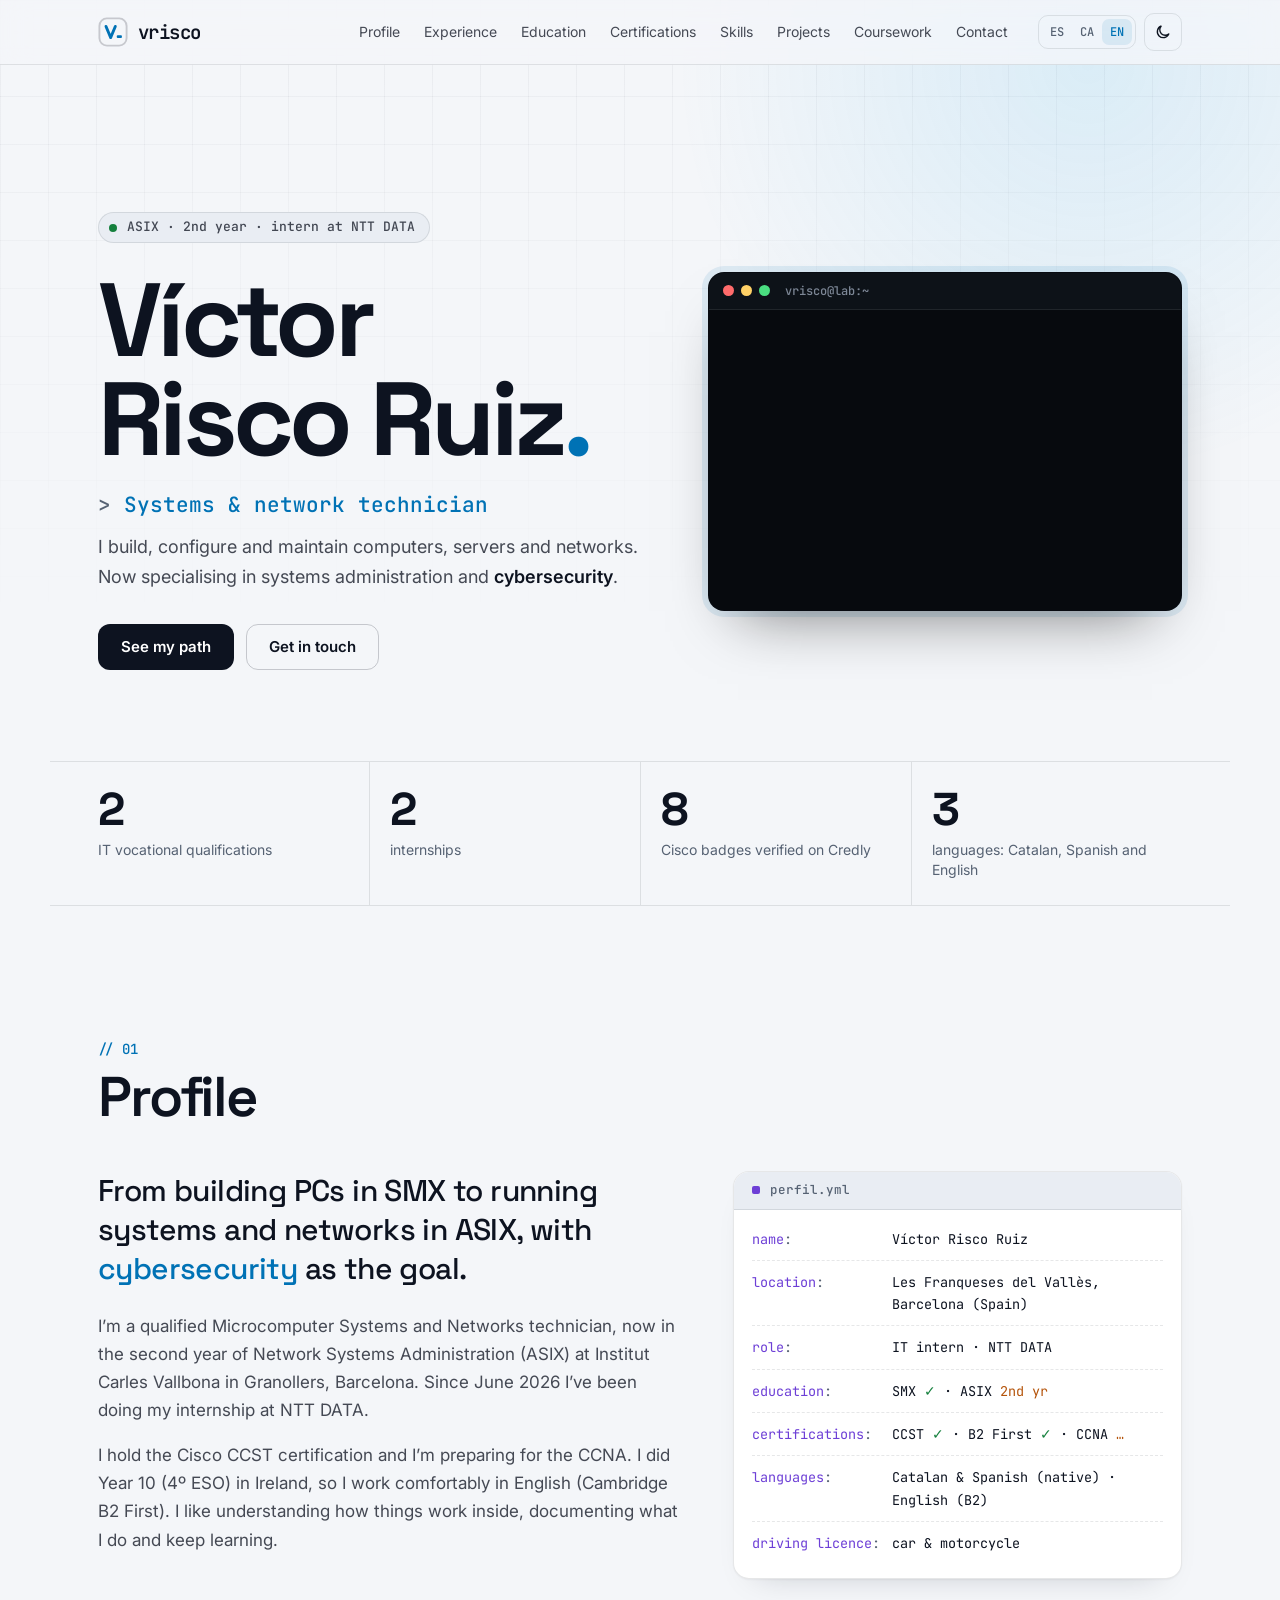
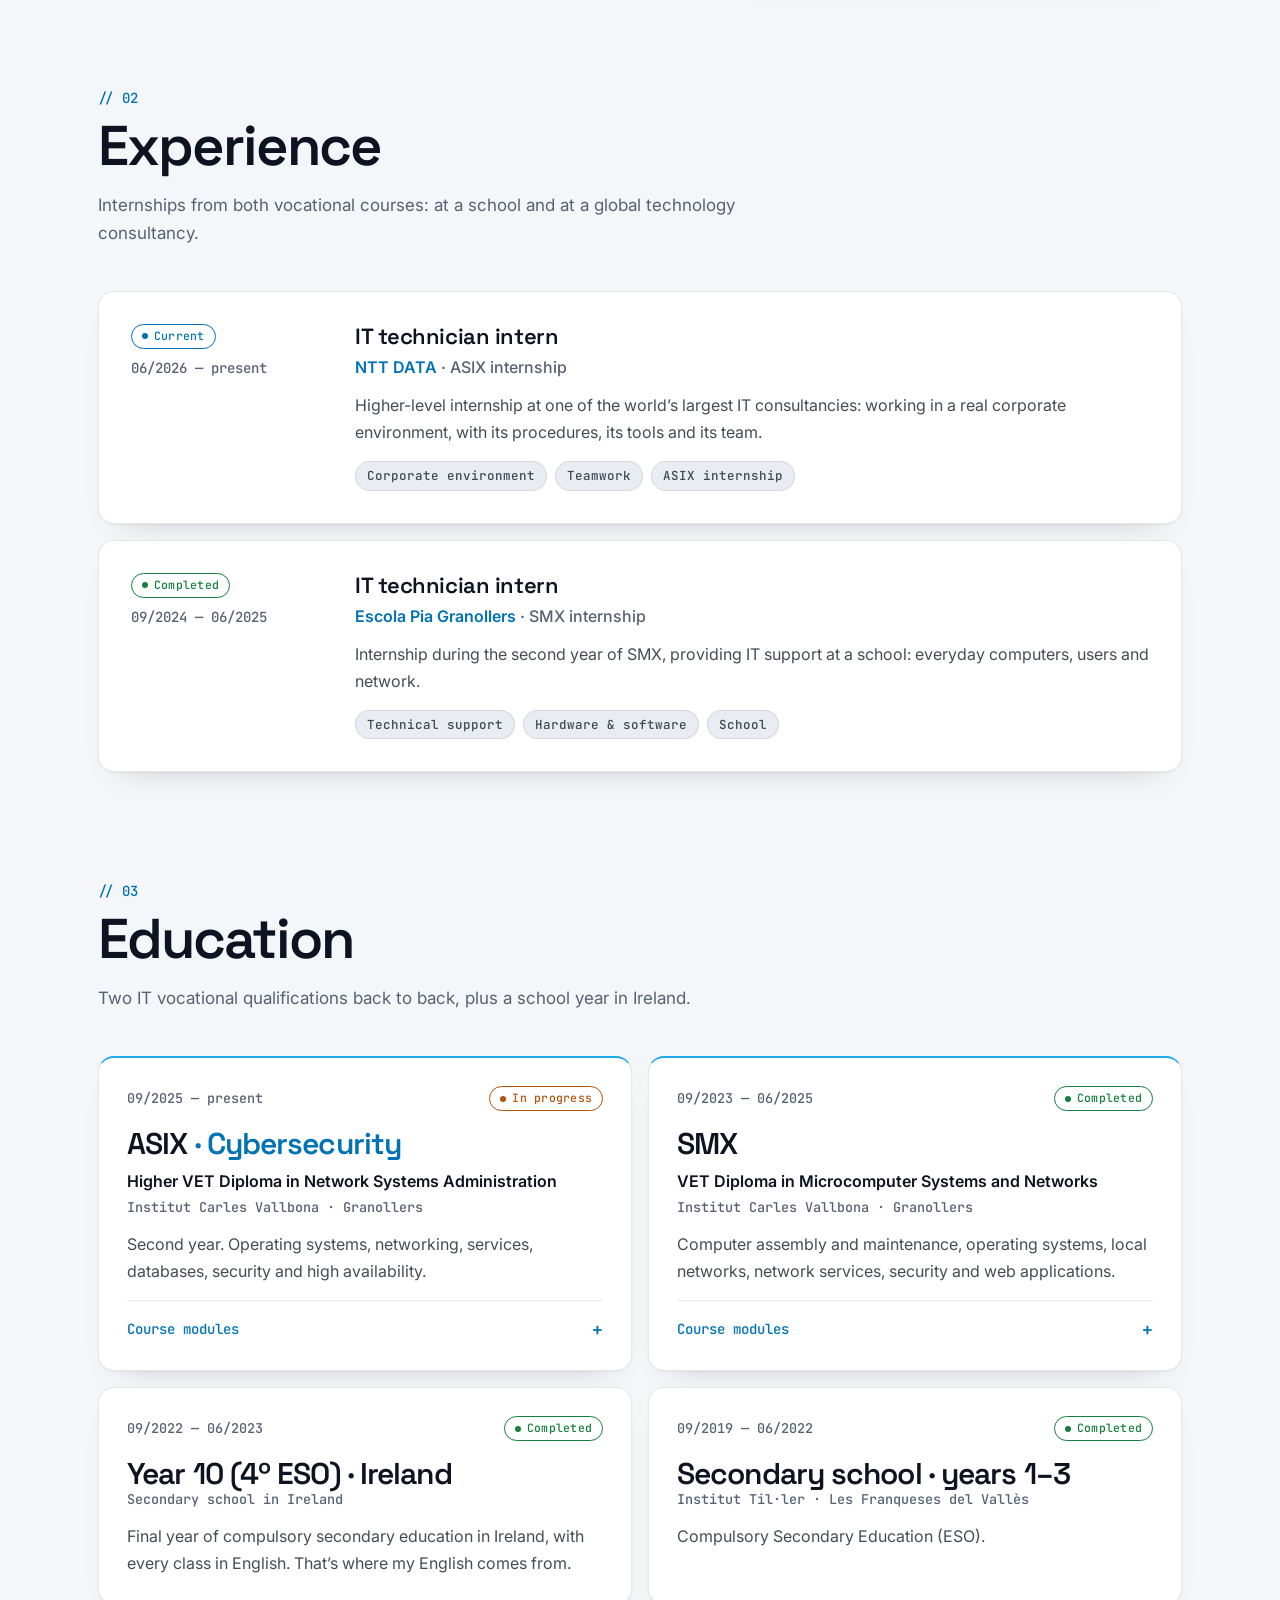
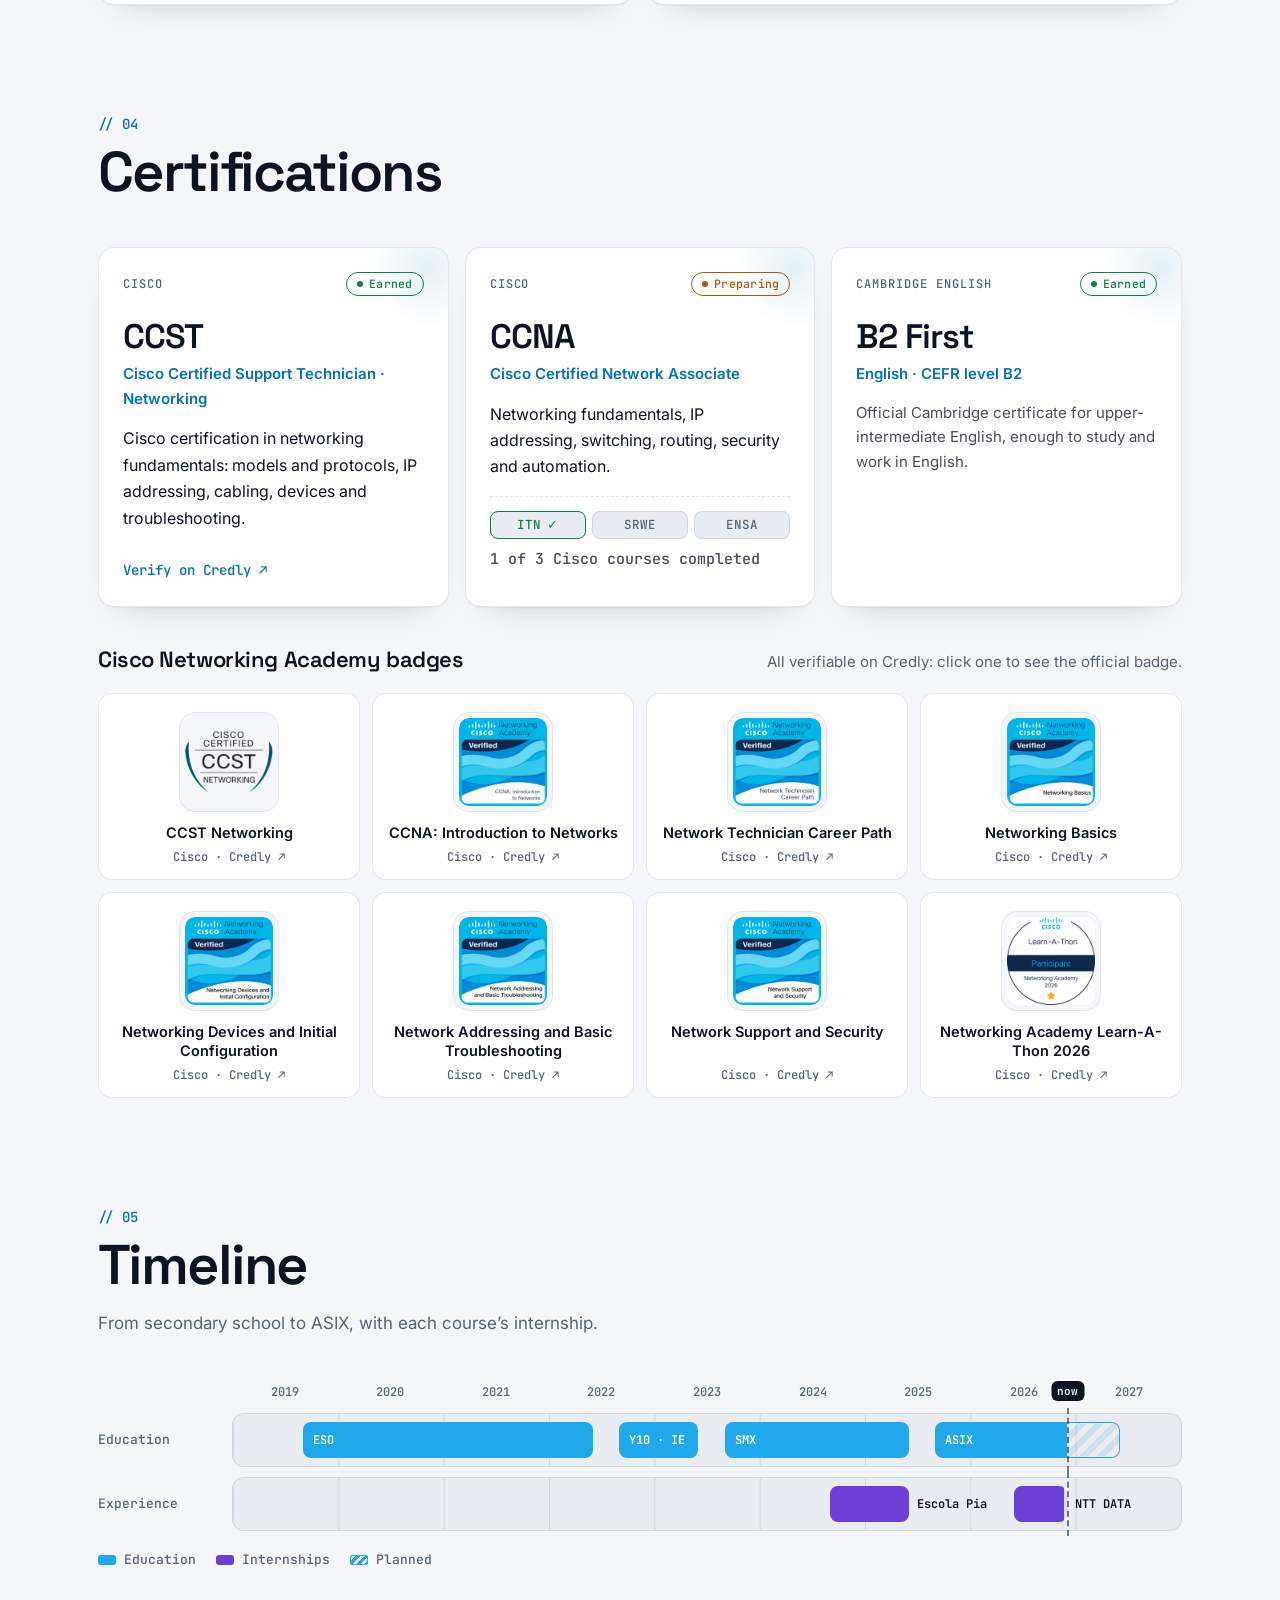
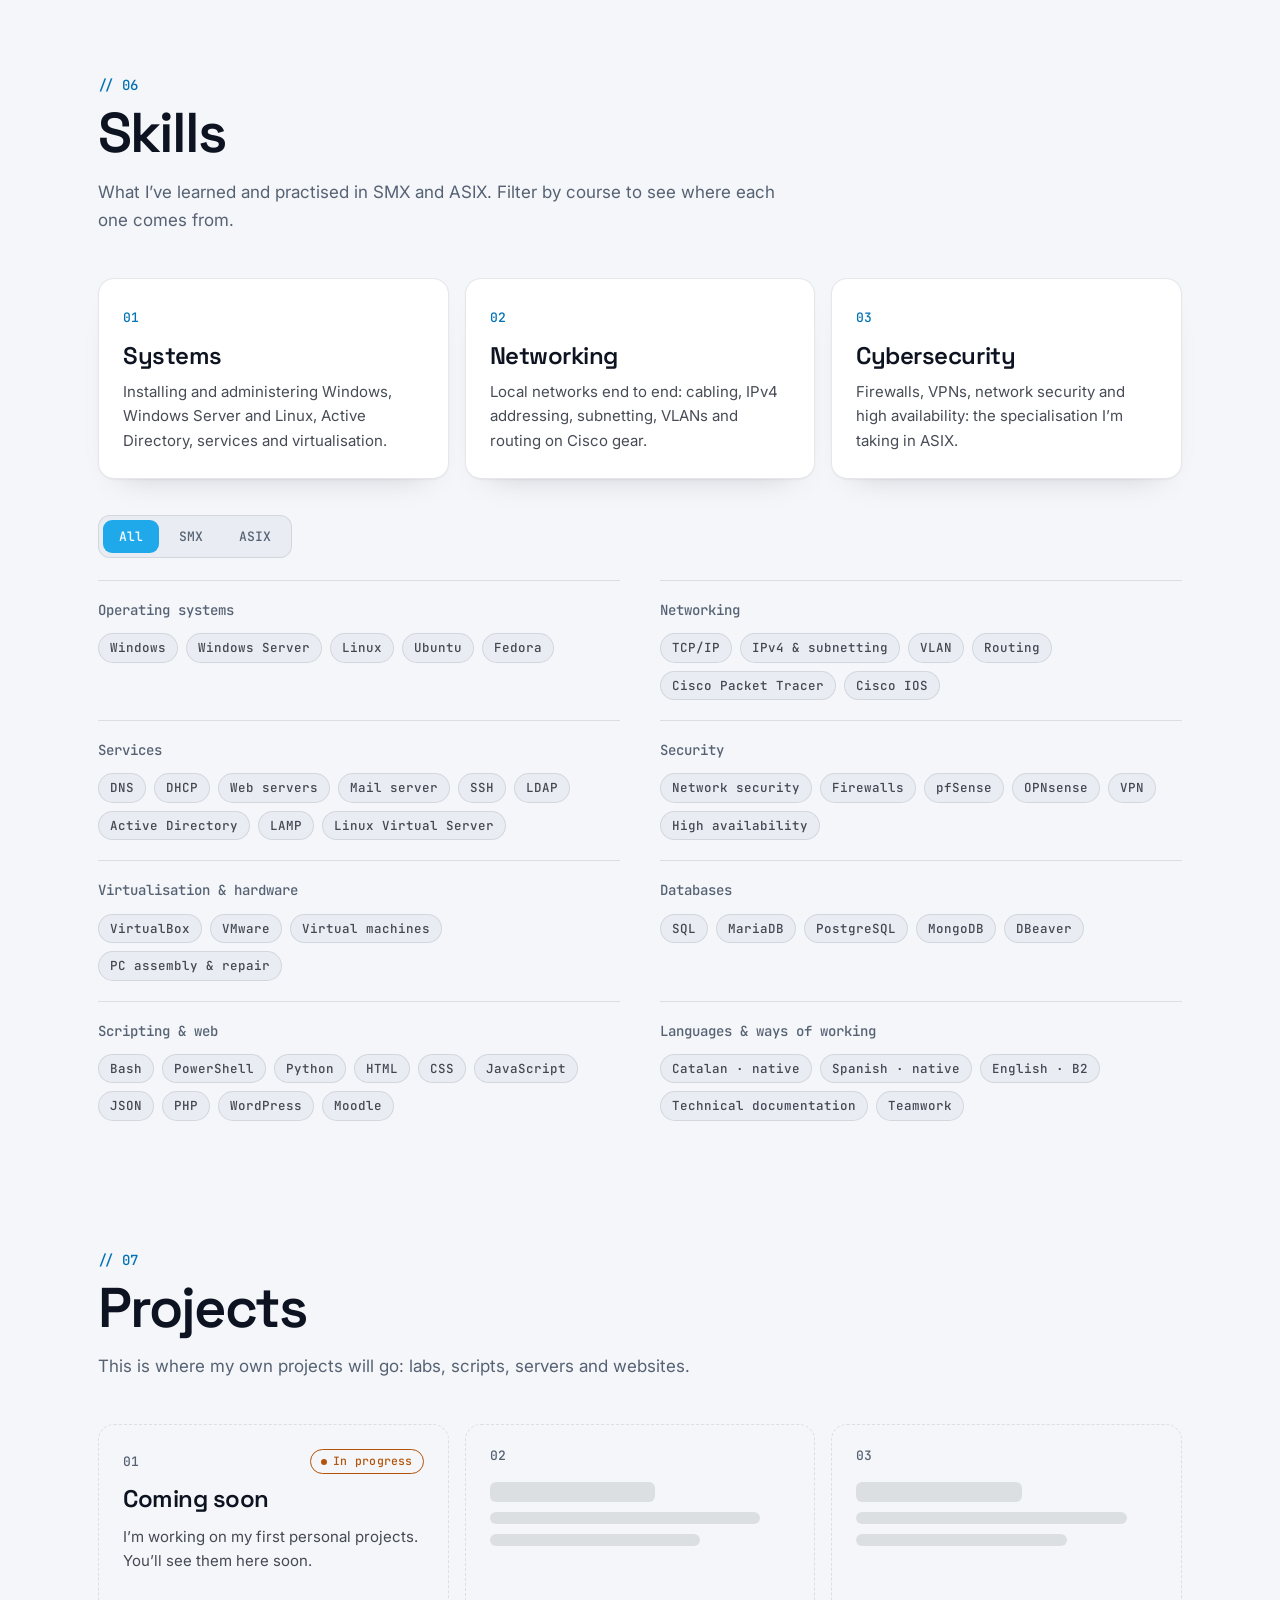
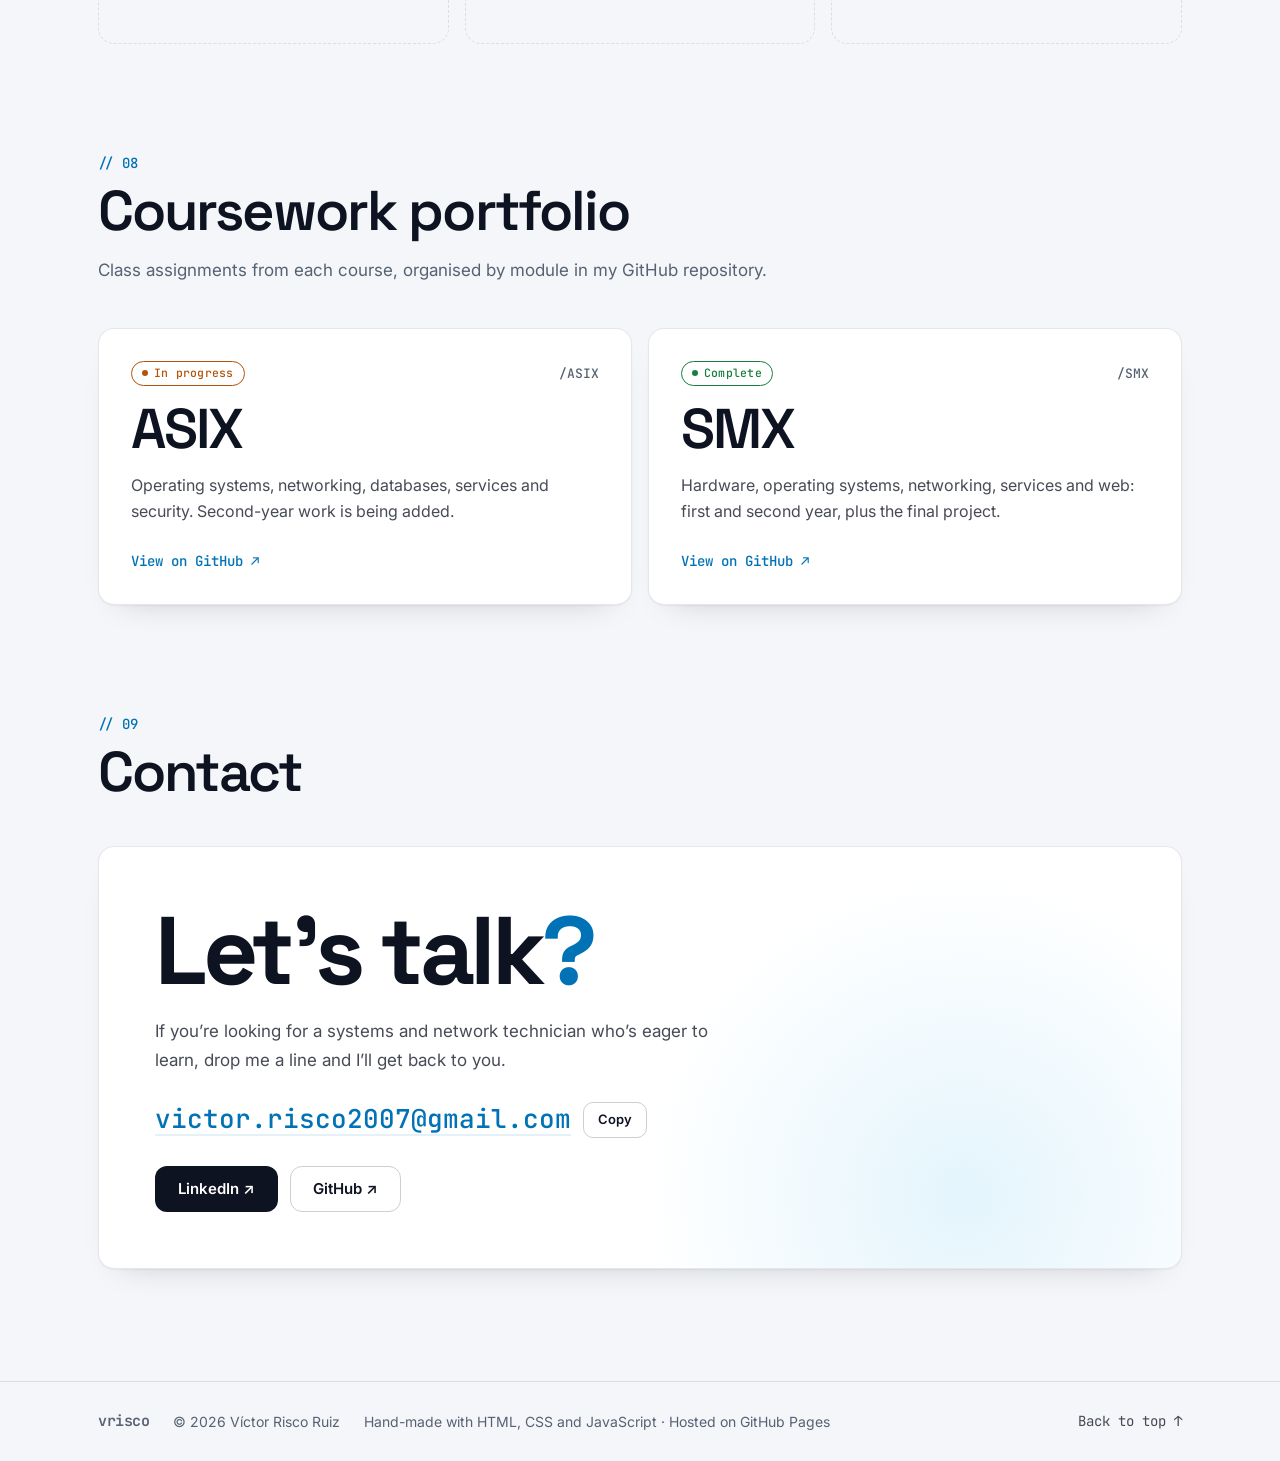
<file: index.html>
<!doctype html>
<html lang="es" data-theme="dark">
<head>
  <meta charset="utf-8">
  <meta name="viewport" content="width=device-width, initial-scale=1">
  <title>Víctor Risco Ruiz · Portfolio</title>
  <meta name="description" content="Portfolio de Víctor Risco Ruiz: técnico en Sistemas Microinformáticos y Redes (SMX), estudiante de ASIX y en prácticas en NTT DATA. Formación, experiencia, certificaciones Cisco y prácticas.">
  <meta name="author" content="Víctor Risco Ruiz">
  <meta name="theme-color" content="#0b0e13">
  <meta property="og:type" content="website">
  <meta property="og:title" content="Víctor Risco Ruiz · Portfolio">
  <meta property="og:description" content="Técnico en sistemas y redes · SMX · ASIX · Cisco CCST">
  <link rel="icon" href="assets/img/favicon.svg" type="image/svg+xml">
  <link rel="preconnect" href="https://fonts.googleapis.com">
  <link rel="preconnect" href="https://fonts.gstatic.com" crossorigin>
  <link rel="stylesheet" href="https://fonts.googleapis.com/css2?family=Inter:wght@400;500;600&family=JetBrains+Mono:wght@400;500&family=Space+Grotesk:wght@500;600;700&display=swap">
  <link rel="stylesheet" href="assets/css/styles.css?v=20261118a">
  <script>
    (function () {
      var d = document.documentElement, t = null;
      d.className += ' js';
      try { t = localStorage.getItem('vrisco-theme'); } catch (e) {}
      if (t !== 'light' && t !== 'dark') {
        t = window.matchMedia && matchMedia('(prefers-color-scheme: light)').matches ? 'light' : 'dark';
      }
      d.setAttribute('data-theme', t);
      /* intro «descifrado»: en cada carga */
      d.className += ' intro-on';
      setTimeout(function () { d.classList.remove('intro-on'); }, 6000);
    })();
  </script>
</head>
<body>
  <!-- ================= INTRO (descifrado) ================= -->
  <div class="splash" id="splash" aria-hidden="true" hidden>
    <div class="sp-half sp-t"></div>
    <div class="sp-half sp-b"></div>
    <div class="sp-c">
      <div class="sp-code" id="spCode"></div>
      <div class="sp-st" id="spSt">&gt; descifrando…</div>
    </div>
    <div class="sp-skip" id="spSkip">clic para saltar</div>
  </div>

  <a class="skip" href="#main" data-i18n="skip">Saltar al contenido</a>

  <!-- ================= BARRA SUPERIOR ================= -->
  <header class="bar" id="bar">
    <div class="bar-in wrap">
      <a class="brand" href="#inicio" aria-label="vrisco">
        <svg class="brand-mark" viewBox="0 0 32 32" aria-hidden="true">
          <rect class="bm-box" x="1.5" y="1.5" width="29" height="29" rx="8"/>
          <path class="bm-v" d="M8.5 10 13.5 22 18.5 10"/>
          <rect class="bm-cur" x="20" y="19.5" width="5.5" height="2.8" rx="1"/>
        </svg>
        <span>vrisco</span>
      </a>

      <nav class="nav" id="nav" aria-label="Principal">
        <a href="#perfil" data-i18n="nav.profile">Perfil</a>
        <a href="#experiencia" data-i18n="nav.exp">Experiencia</a>
        <a href="#formacion" data-i18n="nav.edu">Formación</a>
        <a href="#certificaciones" data-i18n="nav.certs">Certificaciones</a>
        <a href="#habilidades" data-i18n="nav.skills">Habilidades</a>
        <a href="#proyectos" data-i18n="nav.projects">Proyectos</a>
        <a href="#practicas" data-i18n="nav.labs">Prácticas</a>
        <a href="#contacto" data-i18n="nav.contact">Contacto</a>
      </nav>

      <div class="bar-tools">
        <div class="lang" role="group" aria-label="Idioma / Language">
          <button type="button" data-lang="es" lang="es">ES</button>
          <button type="button" data-lang="ca" lang="ca">CA</button>
          <button type="button" data-lang="en" lang="en">EN</button>
        </div>
        <button type="button" class="icon-btn" id="themeBtn" data-i18n-aria="a.theme" aria-label="Cambiar entre tema claro y oscuro">
          <svg class="i-sun" viewBox="0 0 24 24" aria-hidden="true"><circle cx="12" cy="12" r="4.2"/><path d="M12 2.5v2.2M12 19.3v2.2M4.6 4.6l1.6 1.6M17.8 17.8l1.6 1.6M2.5 12h2.2M19.3 12h2.2M4.6 19.4l1.6-1.6M17.8 6.2l1.6-1.6"/></svg>
          <svg class="i-moon" viewBox="0 0 24 24" aria-hidden="true"><path d="M20 14.2A8 8 0 1 1 9.8 4a6.4 6.4 0 0 0 10.2 10.2Z"/></svg>
        </button>
        <button type="button" class="icon-btn menu-btn" id="menuBtn" aria-expanded="false" aria-controls="nav" data-i18n-aria="a.menu" aria-label="Abrir menú">
          <svg viewBox="0 0 24 24" aria-hidden="true"><path d="M4 7h16M4 12h16M4 17h16"/></svg>
        </button>
      </div>
    </div>
    <div class="progress" id="progress" aria-hidden="true"></div>
  </header>

  <main id="main">
    <!-- ================= INICIO ================= -->
    <section class="hero wrap" id="inicio">
      <div class="hero-txt">
        <p class="status"><span class="pulse" aria-hidden="true"></span><span data-i18n="hero.status">ASIX · 2º curso · en prácticas en NTT DATA</span></p>
        <h1 class="hero-name">Víctor<br>Risco Ruiz<span class="dot">.</span></h1>
        <p class="hero-role" data-i18n="hero.role">Técnico en sistemas y redes</p>
        <p class="hero-lead" data-i18n="hero.lead">Monto, configuro y mantengo equipos, servidores y redes. Ahora me especializo en administración de sistemas y <strong>ciberseguridad</strong>.</p>
        <div class="hero-cta">
          <a class="btn btn-solid" href="#experiencia" data-i18n="hero.cta1">Ver trayectoria</a>
          <a class="btn btn-ghost" href="#contacto" data-i18n="hero.cta2">Contactar</a>
        </div>
      </div>

      <div class="term rv" role="img" data-i18n-aria="a.term" aria-label="Terminal con un resumen: SMX terminado, ASIX en curso, certificación CCST y CCNA en curso, prácticas en NTT DATA">
        <div class="term-bar" aria-hidden="true"><i></i><i></i><i></i><span>vrisco@lab:~</span></div>
        <pre class="term-body" id="term" aria-hidden="true"></pre>
      </div>
    </section>

    <section class="stats wrap rv" aria-label="Datos">
      <div class="stat"><b>2</b><span data-i18n="stats.cycles">ciclos formativos de informática</span></div>
      <div class="stat"><b>2</b><span data-i18n="stats.intern">centros de prácticas</span></div>
      <div class="stat"><b>8</b><span data-i18n="stats.certs">insignias de Cisco verificadas en Credly</span></div>
      <div class="stat"><b>3</b><span data-i18n="stats.langs">idiomas: catalán, castellano e inglés</span></div>
    </section>

    <!-- ================= 01 PERFIL ================= -->
    <section class="sec wrap" id="perfil">
      <header class="sec-head rv">
        <span class="sec-tag">// 01</span>
        <h2 data-i18n="nav.profile">Perfil</h2>
      </header>
      <div class="profile">
        <div class="profile-txt rv">
          <p class="big" data-i18n="profile.big">De montar equipos en SMX a administrar sistemas y redes en ASIX, con la <em>ciberseguridad</em> como objetivo.</p>
          <p data-i18n="profile.p1">Soy técnico en Sistemas Microinformáticos y Redes y estudio segundo de Administración de Sistemas Informáticos en Red en el Institut Carles Vallbona de Granollers. Desde junio de 2026 hago las prácticas en NTT DATA.</p>
          <p data-i18n="profile.p2">Tengo la certificación Cisco CCST y estoy preparando el CCNA. Hice 4º de ESO en Irlanda, así que trabajo en inglés con soltura (Cambridge B2 First). Me gusta entender cómo funcionan las cosas por dentro, documentar lo que hago y seguir aprendiendo.</p>
        </div>

        <aside class="card file rv" aria-label="Ficha rápida">
          <div class="file-bar"><span class="file-dot" aria-hidden="true"></span><span>perfil.yml</span></div>
          <dl class="kv">
            <div><dt data-i18n="kv.name">nombre</dt><dd>Víctor Risco Ruiz</dd></div>
            <div><dt data-i18n="kv.loc">ubicación</dt><dd data-i18n="kv.locv">Les Franqueses del Vallès, Barcelona</dd></div>
            <div><dt data-i18n="kv.role">rol</dt><dd data-i18n="kv.rolev">Técnico en prácticas · NTT DATA</dd></div>
            <div><dt data-i18n="kv.edu">formación</dt><dd>SMX <span class="ok">✓</span> · ASIX <span class="wip" data-i18n="kv.second">2º</span></dd></div>
            <div><dt data-i18n="kv.certs">certificaciones</dt><dd>CCST <span class="ok">✓</span> · B2 First <span class="ok">✓</span> · CCNA <span class="wip">…</span></dd></div>
            <div><dt data-i18n="kv.langs">idiomas</dt><dd data-i18n="kv.langsv">catalán y castellano (nativo) · inglés (B2)</dd></div>
            <div><dt data-i18n="kv.drive">carnet</dt><dd data-i18n="kv.drivev">coche y moto</dd></div>
          </dl>
        </aside>
      </div>
    </section>

    <!-- ================= 02 EXPERIENCIA ================= -->
    <section class="sec wrap" id="experiencia">
      <header class="sec-head rv">
        <span class="sec-tag">// 02</span>
        <h2 data-i18n="nav.exp">Experiencia</h2>
        <p class="sec-sub" data-i18n="exp.sub">Prácticas de los dos ciclos formativos: en un centro educativo y en una consultora tecnológica internacional.</p>
      </header>

      <ol class="xp">
        <li class="xp-item card rv">
          <div class="xp-when">
            <span class="badge badge-live" data-i18n="b.current">Actual</span>
            <time datetime="2026-06">06/2026 — <span data-i18n="now">hoy</span></time>
          </div>
          <div class="xp-main">
            <h3 data-i18n="exp.ntt.role">Técnico informático en prácticas</h3>
            <p class="xp-org">NTT DATA <span class="sep">·</span> <span data-i18n="exp.ntt.type">Prácticas de ASIX</span></p>
            <p data-i18n="exp.ntt.desc">Prácticas del Grado Superior en una de las mayores consultoras tecnológicas del mundo: trabajo en un entorno corporativo real, con sus procedimientos, sus herramientas y su equipo.</p>
            <ul class="tags">
              <li data-i18n="t.corp">Entorno corporativo</li>
              <li data-i18n="t.team">Trabajo en equipo</li>
              <li data-i18n="t.asixint">Prácticas ASIX</li>
            </ul>
          </div>
        </li>

        <li class="xp-item card rv">
          <div class="xp-when">
            <span class="badge badge-done" data-i18n="b.done">Finalizado</span>
            <time datetime="2024-09">09/2024 — 06/2025</time>
          </div>
          <div class="xp-main">
            <h3 data-i18n="exp.pia.role">Técnico informático en prácticas</h3>
            <p class="xp-org">Escola Pia Granollers <span class="sep">·</span> <span data-i18n="exp.pia.type">Prácticas de SMX</span></p>
            <p data-i18n="exp.pia.desc">Prácticas durante el segundo curso de SMX, dando soporte informático en un centro educativo: equipos, usuarios y red del día a día.</p>
            <ul class="tags">
              <li data-i18n="t.support">Soporte técnico</li>
              <li data-i18n="t.hw">Hardware y software</li>
              <li data-i18n="t.edu">Centro educativo</li>
            </ul>
          </div>
        </li>
      </ol>
    </section>

    <!-- ================= 03 FORMACIÓN ================= -->
    <section class="sec wrap" id="formacion">
      <header class="sec-head rv">
        <span class="sec-tag">// 03</span>
        <h2 data-i18n="nav.edu">Formación</h2>
        <p class="sec-sub" data-i18n="edu.sub">Dos ciclos de Formación Profesional de informática seguidos, y un año de instituto en Irlanda.</p>
      </header>

      <div class="edu">
        <article class="card edu-item edu-main rv">
          <div class="edu-top">
            <time datetime="2025-09">09/2025 — <span data-i18n="now">hoy</span></time>
            <span class="badge badge-wip" data-i18n="b.ongoing">En curso</span>
          </div>
          <h3>ASIX <span class="edu-spec" data-i18n="edu.asix.spec">· Ciberseguridad</span></h3>
          <p class="edu-full" data-i18n="edu.asix.full">Grado Superior en Administración de Sistemas Informáticos en Red</p>
          <p class="edu-where">Institut Carles Vallbona · Granollers</p>
          <p data-i18n="edu.asix.desc">Segundo curso. Sistemas operativos, redes, servicios, bases de datos, seguridad y alta disponibilidad.</p>
          <details class="mods">
            <summary data-i18n="edu.mods">Módulos del ciclo</summary>
            <ul class="mod-list" data-mods="asix"></ul>
          </details>
        </article>

        <article class="card edu-item edu-main rv">
          <div class="edu-top">
            <time datetime="2023-09">09/2023 — 06/2025</time>
            <span class="badge badge-done" data-i18n="b.done">Finalizado</span>
          </div>
          <h3>SMX</h3>
          <p class="edu-full" data-i18n="edu.smx.full">Grado Medio en Sistemas Microinformáticos y Redes</p>
          <p class="edu-where">Institut Carles Vallbona · Granollers</p>
          <p data-i18n="edu.smx.desc">Montaje y mantenimiento de equipos, sistemas operativos, redes locales, servicios de red, seguridad y aplicaciones web.</p>
          <details class="mods">
            <summary data-i18n="edu.mods">Módulos del ciclo</summary>
            <ul class="mod-list" data-mods="smx"></ul>
          </details>
        </article>

        <article class="card edu-item rv">
          <div class="edu-top">
            <time datetime="2022-09">09/2022 — 06/2023</time>
            <span class="badge badge-done" data-i18n="b.done">Finalizado</span>
          </div>
          <h3 data-i18n="edu.ie.title">4º de ESO · Irlanda</h3>
          <p class="edu-where" data-i18n="edu.ie.where">Instituto en Irlanda</p>
          <p data-i18n="edu.ie.desc">Último curso de la ESO en Irlanda, con todas las clases en inglés. De ahí viene mi nivel de inglés.</p>
        </article>

        <article class="card edu-item rv">
          <div class="edu-top">
            <time datetime="2019-09">09/2019 — 06/2022</time>
            <span class="badge badge-done" data-i18n="b.done">Finalizado</span>
          </div>
          <h3 data-i18n="edu.eso.title">ESO · 1º a 3º</h3>
          <p class="edu-where">Institut Til·ler · Les Franqueses del Vallès</p>
          <p data-i18n="edu.eso.desc">Educación Secundaria Obligatoria.</p>
        </article>
      </div>
    </section>

    <!-- ================= 04 CERTIFICACIONES ================= -->
    <section class="sec wrap" id="certificaciones">
      <header class="sec-head rv">
        <span class="sec-tag">// 04</span>
        <h2 data-i18n="nav.certs">Certificaciones</h2>
      </header>

      <div class="certs">
        <article class="card cert rv">
          <div class="cert-top"><span class="cert-issuer">Cisco</span><span class="badge badge-done" data-i18n="b.got">Obtenida</span></div>
          <h3>CCST</h3>
          <p class="cert-full">Cisco Certified Support Technician · Networking</p>
          <p data-i18n="cert.ccst">Certificación de Cisco en fundamentos de redes: modelos y protocolos, direccionamiento IP, cableado, dispositivos y resolución de incidencias.</p>
          <a class="link cert-link" href="https://www.credly.com/badges/5fb61f94-89ad-484c-9db9-b10f27ac8542/public_url" target="_blank" rel="noopener" data-i18n="cert.verify">Verificar en Credly ↗</a>
        </article>
        <article class="card cert rv">
          <div class="cert-top"><span class="cert-issuer">Cisco</span><span class="badge badge-wip" data-i18n="b.prep">En preparación</span></div>
          <h3>CCNA</h3>
          <p class="cert-full">Cisco Certified Network Associate</p>
          <p data-i18n="cert.ccna">Fundamentos de redes, direccionamiento IP, switching, routing, seguridad y automatización.</p>
          <div class="ccna">
            <ol class="ccna-steps">
              <li class="done" title="Introduction to Networks"><span>ITN</span><i>✓</i></li>
              <li title="Switching, Routing, and Wireless Essentials"><span>SRWE</span></li>
              <li title="Enterprise Networking, Security, and Automation"><span>ENSA</span></li>
            </ol>
            <p class="ccna-note" data-i18n="cert.ccna.prog">1 de 3 cursos de Cisco completado</p>
          </div>
        </article>
        <article class="card cert rv">
          <div class="cert-top"><span class="cert-issuer">Cambridge English</span><span class="badge badge-done" data-i18n="b.got">Obtenida</span></div>
          <h3>B2 First</h3>
          <p class="cert-full" data-i18n="cert.fce.full">Inglés · nivel B2 del MCER</p>
          <p data-i18n="cert.fce">Certificado oficial de Cambridge que acredita un nivel de inglés intermedio alto, para estudiar y trabajar en inglés.</p>
        </article>
      </div>

      <div class="bdgs rv">
        <div class="bdgs-head">
          <h3 data-i18n="cert.badges">Insignias de Cisco Networking Academy</h3>
          <p data-i18n="cert.badges.sub">Todas verificables en Credly: pulsa una para ver la insignia oficial.</p>
        </div>
        <ul class="bdg-grid">
          <li><a class="bdg" href="https://www.credly.com/badges/5fb61f94-89ad-484c-9db9-b10f27ac8542/public_url" target="_blank" rel="noopener">
            <img src="assets/img/badges/ccst-networking.png" alt="" width="88" height="88" loading="lazy">
            <span class="bdg-name">CCST Networking</span><span class="bdg-meta">Cisco · Credly ↗</span></a></li>
          <li><a class="bdg" href="https://www.credly.com/badges/46ba29f2-31fd-4dc6-a2b9-67c401bfe5bc/public_url" target="_blank" rel="noopener">
            <img src="assets/img/badges/ccna-itn.png" alt="" width="88" height="88" loading="lazy">
            <span class="bdg-name">CCNA: Introduction to Networks</span><span class="bdg-meta">Cisco · Credly ↗</span></a></li>
          <li><a class="bdg" href="https://www.credly.com/badges/d0edde5f-a4d1-40cf-82bc-6a4c3dcab819/public_url" target="_blank" rel="noopener">
            <img src="assets/img/badges/network-technician-career-path.png" alt="" width="88" height="88" loading="lazy">
            <span class="bdg-name">Network Technician Career Path</span><span class="bdg-meta">Cisco · Credly ↗</span></a></li>
          <li><a class="bdg" href="https://www.credly.com/badges/a36ae850-f8fd-4701-b2d9-27492707b53c/public_url" target="_blank" rel="noopener">
            <img src="assets/img/badges/networking-basics.png" alt="" width="88" height="88" loading="lazy">
            <span class="bdg-name">Networking Basics</span><span class="bdg-meta">Cisco · Credly ↗</span></a></li>
          <li><a class="bdg" href="https://www.credly.com/badges/eea22779-2d81-44b2-b75b-23b14ace8001/public_url" target="_blank" rel="noopener">
            <img src="assets/img/badges/networking-devices-initial-configuration.png" alt="" width="88" height="88" loading="lazy">
            <span class="bdg-name">Networking Devices and Initial Configuration</span><span class="bdg-meta">Cisco · Credly ↗</span></a></li>
          <li><a class="bdg" href="https://www.credly.com/badges/cf83f7be-e292-47d8-871b-b68516f49be4/public_url" target="_blank" rel="noopener">
            <img src="assets/img/badges/network-addressing-basic-troubleshooting.png" alt="" width="88" height="88" loading="lazy">
            <span class="bdg-name">Network Addressing and Basic Troubleshooting</span><span class="bdg-meta">Cisco · Credly ↗</span></a></li>
          <li><a class="bdg" href="https://www.credly.com/badges/8baa24fd-86e5-487f-8d83-ce6f325eb749/public_url" target="_blank" rel="noopener">
            <img src="assets/img/badges/network-support-security.png" alt="" width="88" height="88" loading="lazy">
            <span class="bdg-name">Network Support and Security</span><span class="bdg-meta">Cisco · Credly ↗</span></a></li>
          <li><a class="bdg" href="https://www.credly.com/badges/8f64b095-9f70-419e-a057-8e1d66f1781b/public_url" target="_blank" rel="noopener">
            <img src="assets/img/badges/learn-a-thon-2026.png" alt="" width="88" height="88" loading="lazy">
            <span class="bdg-name">Networking Academy Learn-A-Thon 2026</span><span class="bdg-meta">Cisco · Credly ↗</span></a></li>
        </ul>
      </div>
    </section>

    <!-- ================= 05 LÍNEA DE TIEMPO ================= -->
    <section class="sec wrap" id="linea">
      <header class="sec-head rv">
        <span class="sec-tag">// 05</span>
        <h2 data-i18n="tl.title">Línea de tiempo</h2>
        <p class="sec-sub" data-i18n="tl.sub">De la ESO a ASIX, con las prácticas de cada ciclo.</p>
      </header>

      <div class="tl-scroll rv">
        <div class="tl" id="timeline" data-start="2019-01" data-end="2028-01">
          <div class="tl-row tl-axis"><span class="tl-lab"></span><div class="tl-track tl-ticks" aria-hidden="true"></div></div>
          <div class="tl-row">
            <span class="tl-lab" data-i18n="nav.edu">Formación</span>
            <div class="tl-track">
              <span class="tl-bar" data-from="2019-09" data-to="2022-06"><b data-i18n="tl.eso">ESO</b></span>
              <span class="tl-bar" data-from="2022-09" data-to="2023-06"><b data-i18n="tl.ie">4º · IE</b></span>
              <span class="tl-bar" data-from="2023-09" data-to="2025-06"><b>SMX</b></span>
              <span class="tl-bar tl-plan" data-from="2025-09" data-to="2027-06"><b>ASIX</b></span>
            </div>
          </div>
          <div class="tl-row">
            <span class="tl-lab" data-i18n="nav.exp">Experiencia</span>
            <div class="tl-track">
              <span class="tl-bar tl-alt" data-from="2024-09" data-to="2025-06"><b>Escola Pia</b></span>
              <span class="tl-bar tl-alt tl-live" data-from="2026-06" data-to="now"><b>NTT DATA</b></span>
            </div>
          </div>
        </div>
      </div>
      <p class="tl-legend rv">
        <span><i class="lg lg-edu"></i><span data-i18n="nav.edu">Formación</span></span>
        <span><i class="lg lg-xp"></i><span data-i18n="tl.lgxp">Prácticas</span></span>
        <span><i class="lg lg-plan"></i><span data-i18n="tl.lgplan">Previsto</span></span>
      </p>
    </section>

    <!-- ================= 06 HABILIDADES ================= -->
    <section class="sec wrap" id="habilidades">
      <header class="sec-head rv">
        <span class="sec-tag">// 06</span>
        <h2 data-i18n="nav.skills">Habilidades</h2>
        <p class="sec-sub" data-i18n="sk.sub">Lo que he aprendido y practicado en SMX y ASIX. Filtra por ciclo para ver qué viene de cada uno.</p>
      </header>

      <div class="areas">
        <article class="card area rv">
          <span class="area-n">01</span>
          <h3 data-i18n="area.sys">Sistemas</h3>
          <p data-i18n="area.sys.d">Instalación y administración de Windows, Windows Server y Linux, Active Directory, servicios y virtualización.</p>
        </article>
        <article class="card area rv">
          <span class="area-n">02</span>
          <h3 data-i18n="area.net">Redes</h3>
          <p data-i18n="area.net.d">Redes locales de principio a fin: cableado, direccionamiento IPv4, subredes, VLAN y enrutamiento con equipos Cisco.</p>
        </article>
        <article class="card area rv">
          <span class="area-n">03</span>
          <h3 data-i18n="area.sec">Ciberseguridad</h3>
          <p data-i18n="area.sec.d">Cortafuegos, VPN, seguridad de redes y alta disponibilidad: la especialización que estoy cursando en ASIX.</p>
        </article>
      </div>

      <div class="skills rv" id="skills" data-filter="all">
        <div class="filter" role="group" data-i18n-aria="a.filter" aria-label="Filtrar por ciclo">
          <button type="button" data-f="all" aria-pressed="true" data-i18n="sk.all">Todo</button>
          <button type="button" data-f="smx" aria-pressed="false">SMX</button>
          <button type="button" data-f="asix" aria-pressed="false">ASIX</button>
        </div>

        <div class="sk-grid">
          <div class="sk-group">
            <h3 data-i18n="sk.os">Sistemas operativos</h3>
            <ul class="tags">
              <li data-c="smx asix">Windows</li>
              <li data-c="smx asix">Windows Server</li>
              <li data-c="smx asix">Linux</li>
              <li data-c="smx">Ubuntu</li>
              <li data-c="all">Fedora</li>
            </ul>
          </div>
          <div class="sk-group">
            <h3 data-i18n="area.net">Redes</h3>
            <ul class="tags">
              <li data-c="smx asix">TCP/IP</li>
              <li data-c="smx asix" data-i18n="sk.ipv4">IPv4 y subredes</li>
              <li data-c="smx asix">VLAN</li>
              <li data-c="asix" data-i18n="sk.routing">Enrutamiento</li>
              <li data-c="smx asix">Cisco Packet Tracer</li>
              <li data-c="asix">Cisco IOS</li>
            </ul>
          </div>
          <div class="sk-group">
            <h3 data-i18n="sk.svc">Servicios</h3>
            <ul class="tags">
              <li data-c="smx">DNS</li>
              <li data-c="smx">DHCP</li>
              <li data-c="smx" data-i18n="sk.web">Servidores web</li>
              <li data-c="smx" data-i18n="sk.mail">Servidor de correo</li>
              <li data-c="smx">SSH</li>
              <li data-c="smx asix">LDAP</li>
              <li data-c="asix">Active Directory</li>
              <li data-c="smx asix">LAMP</li>
              <li data-c="smx asix">Linux Virtual Server</li>
            </ul>
          </div>
          <div class="sk-group">
            <h3 data-i18n="sk.sec">Seguridad</h3>
            <ul class="tags">
              <li data-c="smx asix" data-i18n="sk.netsec">Seguridad de redes</li>
              <li data-c="smx asix" data-i18n="sk.fw">Cortafuegos</li>
              <li data-c="smx">pfSense</li>
              <li data-c="asix">OPNsense</li>
              <li data-c="asix">VPN</li>
              <li data-c="asix" data-i18n="sk.ha">Alta disponibilidad</li>
            </ul>
          </div>
          <div class="sk-group">
            <h3 data-i18n="sk.virt">Virtualización y hardware</h3>
            <ul class="tags">
              <li data-c="smx asix">VirtualBox</li>
              <li data-c="asix">VMware</li>
              <li data-c="smx asix" data-i18n="sk.vms">Máquinas virtuales</li>
              <li data-c="smx asix" data-i18n="sk.hw">Montaje y reparación de equipos</li>
            </ul>
          </div>
          <div class="sk-group">
            <h3 data-i18n="sk.db">Bases de datos</h3>
            <ul class="tags">
              <li data-c="asix">SQL</li>
              <li data-c="asix">MariaDB</li>
              <li data-c="asix">PostgreSQL</li>
              <li data-c="asix">MongoDB</li>
              <li data-c="asix">DBeaver</li>
            </ul>
          </div>
          <div class="sk-group">
            <h3 data-i18n="sk.code">Scripting y web</h3>
            <ul class="tags">
              <li data-c="smx asix">Bash</li>
              <li data-c="smx asix">PowerShell</li>
              <li data-c="smx">Python</li>
              <li data-c="smx asix">HTML</li>
              <li data-c="asix">CSS</li>
              <li data-c="asix">JavaScript</li>
              <li data-c="asix">JSON</li>
              <li data-c="smx">PHP</li>
              <li data-c="smx">WordPress</li>
              <li data-c="smx">Moodle</li>
            </ul>
          </div>
          <div class="sk-group">
            <h3 data-i18n="sk.soft">Idiomas y forma de trabajar</h3>
            <ul class="tags">
              <li data-c="all" data-i18n="sk.ca">Catalán · nativo</li>
              <li data-c="all" data-i18n="sk.es">Castellano · nativo</li>
              <li data-c="all" data-i18n="sk.en">Inglés · B2</li>
              <li data-c="all" data-i18n="sk.docs">Documentación técnica</li>
              <li data-c="all" data-i18n="t.team">Trabajo en equipo</li>
            </ul>
          </div>
        </div>
      </div>
    </section>

    <!-- ================= 07 PROYECTOS ================= -->
    <section class="sec wrap" id="proyectos">
      <header class="sec-head rv">
        <span class="sec-tag">// 07</span>
        <h2 data-i18n="nav.projects">Proyectos</h2>
        <p class="sec-sub" data-i18n="proj.sub">Aquí irán los proyectos que haga por mi cuenta: laboratorios, scripts, servidores y webs.</p>
      </header>

      <div class="proj-grid">
        <!--
          PLANTILLA DE PROYECTO
          Para añadir un proyecto, copia este bloque, quítale los comentarios
          y bórralo de los huecos "En preparación" de abajo.

        <article class="card proj rv">
          <div class="proj-top"><span class="proj-num">01</span><span class="badge badge-done">Publicado</span></div>
          <h3>Nombre del proyecto</h3>
          <p>Qué es, para qué sirve y qué has aprendido haciéndolo.</p>
          <ul class="tags"><li>Linux</li><li>Bash</li></ul>
          <a class="link" href="https://github.com/vriscoruiz/..." target="_blank" rel="noopener">Ver en GitHub ↗</a>
        </article>
        -->

        <article class="card proj proj-empty rv">
          <div class="proj-top"><span class="proj-num">01</span><span class="badge badge-wip" data-i18n="proj.soon">En preparación</span></div>
          <h3 data-i18n="proj.next">Próximamente</h3>
          <p data-i18n="proj.empty">Estoy preparando mis primeros proyectos propios. Pronto los verás aquí.</p>
        </article>
        <article class="card proj proj-empty rv" aria-hidden="true">
          <div class="proj-top"><span class="proj-num">02</span></div>
          <div class="ghost-lines"><i></i><i></i><i></i></div>
        </article>
        <article class="card proj proj-empty rv" aria-hidden="true">
          <div class="proj-top"><span class="proj-num">03</span></div>
          <div class="ghost-lines"><i></i><i></i><i></i></div>
        </article>
      </div>
    </section>

    <!-- ================= 08 PRÁCTICAS ================= -->
    <section class="sec wrap" id="practicas">
      <header class="sec-head rv">
        <span class="sec-tag">// 08</span>
        <h2 data-i18n="labs.title">Portfolio de prácticas</h2>
        <p class="sec-sub" data-i18n="labs.sub">Las prácticas de clase de cada ciclo, ordenadas por módulos en mi repositorio de GitHub.</p>
      </header>

      <div class="labs">
        <a class="card lab rv" href="https://github.com/vriscoruiz/vriscoruiz.github.io/tree/main/ASIX" target="_blank" rel="noopener">
          <div class="lab-top"><span class="badge badge-wip" data-i18n="b.ongoing">En curso</span><span class="lab-path">/ASIX</span></div>
          <h3>ASIX</h3>
          <p data-i18n="labs.asix">Sistemas operativos, redes, bases de datos, servicios y seguridad. Las de segundo curso se van añadiendo.</p>
          <span class="link" data-i18n="labs.see">Ver en GitHub ↗</span>
        </a>
        <a class="card lab rv" href="https://github.com/vriscoruiz/vriscoruiz.github.io/tree/main/SMX" target="_blank" rel="noopener">
          <div class="lab-top"><span class="badge badge-done" data-i18n="b.full">Completo</span><span class="lab-path">/SMX</span></div>
          <h3>SMX</h3>
          <p data-i18n="labs.smx">Equipos, sistemas operativos, redes, servicios y web: primer y segundo curso, con el proyecto de síntesis.</p>
          <span class="link" data-i18n="labs.see">Ver en GitHub ↗</span>
        </a>
      </div>
    </section>

    <!-- ================= 09 CONTACTO ================= -->
    <section class="sec wrap contact" id="contacto">
      <header class="sec-head rv">
        <span class="sec-tag">// 09</span>
        <h2 data-i18n="nav.contact">Contacto</h2>
      </header>
      <div class="contact-box card rv">
        <p class="contact-big" data-i18n="ct.big">¿Hablamos<span class="dot">?</span></p>
        <p data-i18n="ct.p">Si buscas un técnico de sistemas y redes con ganas de aprender, escríbeme y te respondo.</p>
        <div class="mail-row">
          <a class="mail" id="mail" href="#contacto" data-u="victor.risco2007" data-d="gmail.com">victor.risco2007 [at] gmail.com</a>
          <button type="button" class="btn btn-ghost btn-sm" id="copyMail" data-i18n="ct.copy">Copiar</button>
          <span class="copied" id="copied" role="status" aria-live="polite"></span>
        </div>
        <div class="socials">
          <a class="btn btn-solid" href="https://www.linkedin.com/in/v%C3%ADctor-risco-ruiz-b4772a3b3/" target="_blank" rel="noopener">LinkedIn ↗</a>
          <a class="btn btn-ghost" href="https://github.com/vriscoruiz" target="_blank" rel="noopener">GitHub ↗</a>
        </div>
      </div>
    </section>
  </main>

  <footer class="foot">
    <div class="foot-in wrap">
      <span class="brand brand-sm">vrisco</span>
      <span>© <span id="year">2026</span> Víctor Risco Ruiz</span>
      <span class="foot-note" data-i18n="ft.note">Hecho a mano con HTML, CSS y JavaScript · Publicado en GitHub Pages</span>
      <a href="#inicio" class="to-top" data-i18n="ft.top">Volver arriba ↑</a>
    </div>
  </footer>

  <script src="assets/js/i18n.js?v=20261118a"></script>
  <script src="assets/js/main.js?v=20261118a"></script>
</body>
</html>
</file>
<file: assets/css/styles.css>
/* ==========================================================
   vrisco · Víctor Risco Ruiz
   Hoja de estilos principal. Colores en variables (:root),
   tema oscuro por defecto y tema claro con [data-theme="light"].
   ========================================================== */

:root {
  --bg: #0b0e13;
  --bg-2: #10151c;
  --bg-3: #151b24;
  --ink: #e7ecf2;
  --ink-2: rgba(231, 236, 242, .76);
  --mute: #8a94a3;
  --line: rgba(231, 236, 242, .10);
  --line-2: rgba(231, 236, 242, .20);
  --accent: #4cc9ff;
  --accent-fill: #4cc9ff;
  --accent-soft: rgba(76, 201, 255, .12);
  --on-accent: #03131c;
  --alt: #b18cff;
  --alt-soft: rgba(177, 140, 255, .14);
  --ok: #4ade80;
  --wip: #fbbf24;
  --glow: rgba(76, 201, 255, .10);
  --bar-bg: rgba(11, 14, 19, .78);
  --grid: rgba(231, 236, 242, .035);
  --shadow: 0 1px 0 rgba(255, 255, 255, .03) inset, 0 20px 40px -24px rgba(0, 0, 0, .6);

  --f-disp: "Space Grotesk", "Segoe UI", system-ui, sans-serif;
  --f-sans: "Inter", system-ui, -apple-system, "Segoe UI", Roboto, sans-serif;
  --f-mono: "JetBrains Mono", ui-monospace, "Cascadia Mono", Consolas, monospace;

  --max: 1180px;
  --gut: clamp(16px, 4vw, 48px);
  --r: 16px;
  --ease: cubic-bezier(.16, 1, .3, 1);
  color-scheme: dark;
}

[data-theme="light"] {
  --bg: #f4f6f9;
  --bg-2: #e9edf3;
  --bg-3: #ffffff;
  --ink: #0d1320;
  --ink-2: rgba(13, 19, 32, .76);
  --mute: #566273;
  --line: rgba(13, 19, 32, .10);
  --line-2: rgba(13, 19, 32, .20);
  --accent: #0072b5;
  --accent-fill: #1fa9eb;
  --accent-soft: rgba(0, 114, 181, .10);
  --on-accent: #ffffff;
  --alt: #6d3fd6;
  --alt-soft: rgba(109, 63, 214, .10);
  --ok: #15803d;
  --wip: #b45309;
  --glow: rgba(31, 169, 235, .12);
  --bar-bg: rgba(244, 246, 249, .82);
  --grid: rgba(13, 19, 32, .045);
  --shadow: 0 1px 2px rgba(13, 19, 32, .05), 0 16px 32px -24px rgba(13, 19, 32, .25);
  color-scheme: light;
}
[data-theme="light"] .btn-solid { color: #fff; background: var(--ink); }

/* ---------- Base ---------- */
*, *::before, *::after { box-sizing: border-box; }
html { scroll-behavior: smooth; scroll-padding-top: 80px; -webkit-text-size-adjust: 100%; }
body {
  margin: 0;
  background: var(--bg);
  color: var(--ink);
  font: 400 16px/1.65 var(--f-sans);
  -webkit-font-smoothing: antialiased;
  overflow-x: hidden;
}
body::before {               /* cuadrícula de fondo */
  content: "";
  position: fixed; inset: 0; z-index: -1; pointer-events: none;
  background-image:
    linear-gradient(var(--grid) 1px, transparent 1px),
    linear-gradient(90deg, var(--grid) 1px, transparent 1px);
  background-size: 48px 48px;
  mask-image: linear-gradient(to bottom, #000 0%, transparent 70%);
  -webkit-mask-image: linear-gradient(to bottom, #000 0%, transparent 70%);
}
body::after {                /* brillo del color de acento */
  content: "";
  position: fixed; z-index: -1; pointer-events: none;
  width: 70vw; height: 70vw; max-width: 900px; max-height: 900px;
  top: -30vw; right: -20vw;
  background: radial-gradient(circle, var(--glow), transparent 65%);
}
img, svg { display: block; max-width: 100%; }
a { color: inherit; }
h1, h2, h3 { margin: 0; font-family: var(--f-disp); font-weight: 600; letter-spacing: -.02em; line-height: 1.1; }
p { margin: 0 0 1em; }
p:last-child { margin-bottom: 0; }
em { font-style: normal; color: var(--accent); }
strong { font-weight: 600; color: var(--ink); }
::selection { background: var(--accent); color: var(--on-accent); }
:focus-visible { outline: 2px solid var(--accent); outline-offset: 3px; border-radius: 6px; }

.wrap { width: 100%; max-width: var(--max); margin-inline: auto; padding-inline: var(--gut); }
.skip {
  position: absolute; left: 12px; top: -60px; z-index: 100;
  padding: 10px 14px; border-radius: 10px;
  background: var(--accent-fill); color: var(--on-accent); font-weight: 600; text-decoration: none;
}
.skip:focus { top: 12px; }

/* ---------- Barra superior ---------- */
.bar {
  position: sticky; top: 0; z-index: 50;
  background: var(--bar-bg);
  backdrop-filter: blur(14px) saturate(140%);
  -webkit-backdrop-filter: blur(14px) saturate(140%);
  border-bottom: 1px solid var(--line);
}
.bar-in { display: flex; align-items: center; gap: 20px; height: 64px; }
.brand {
  display: inline-flex; align-items: center; gap: 10px;
  font: 600 19px/1 var(--f-mono); letter-spacing: -.03em; text-decoration: none;
}
.brand-mark { width: 30px; height: 30px; }
.bm-box { fill: none; stroke: var(--line-2); stroke-width: 2; }
.bm-v { fill: none; stroke: var(--accent); stroke-width: 3; stroke-linecap: round; stroke-linejoin: round; }
.bm-cur { fill: var(--accent); animation: blink 1.1s steps(1) infinite; }
.brand-sm { font-size: 15px; }

.nav { display: flex; gap: 4px; margin-left: auto; }
.nav a {
  position: relative;
  padding: 8px 10px; border-radius: 8px;
  font-size: 14px; color: var(--ink-2); text-decoration: none;
  transition: color .2s, background .2s;
}
.nav a:hover { color: var(--ink); background: var(--accent-soft); }
.nav a.on { color: var(--ink); }
.nav a.on::after {
  content: ""; position: absolute; left: 10px; right: 10px; bottom: 3px; height: 2px;
  border-radius: 2px; background: var(--accent);
}
.bar-tools { display: flex; align-items: center; gap: 8px; }
.lang { display: flex; padding: 3px; border: 1px solid var(--line); border-radius: 10px; }
.lang button {
  border: 0; background: none; color: var(--mute); cursor: pointer;
  font: 500 12px/1 var(--f-mono); padding: 7px 8px; border-radius: 7px;
}
.lang button:hover { color: var(--ink); }
.lang button[aria-pressed="true"] { background: var(--accent-soft); color: var(--accent); }
.icon-btn {
  display: grid; place-items: center; width: 38px; height: 38px;
  border: 1px solid var(--line); border-radius: 10px;
  background: none; color: var(--ink); cursor: pointer;
  transition: border-color .2s, background .2s;
}
.icon-btn:hover { border-color: var(--line-2); background: var(--accent-soft); }
.icon-btn svg { width: 18px; height: 18px; fill: none; stroke: currentColor; stroke-width: 1.8; stroke-linecap: round; }
.i-moon { display: none; }
[data-theme="light"] .i-sun { display: none; }
[data-theme="light"] .i-moon { display: block; }
.menu-btn { display: none; }
.progress {
  position: absolute; left: 0; bottom: -1px; height: 2px; width: 100%;
  background: linear-gradient(90deg, var(--accent-fill), var(--alt));
  transform-origin: 0 50%; transform: scaleX(0);
}

/* ---------- Botones, etiquetas, insignias ---------- */
.btn {
  display: inline-flex; align-items: center; justify-content: center; gap: 8px;
  min-height: 46px; padding: 0 22px; border-radius: 12px;
  font: 600 15px/1 var(--f-sans); text-decoration: none; cursor: pointer;
  border: 1px solid transparent;
  transition: transform .25s var(--ease), background .2s, border-color .2s, color .2s;
}
.btn:hover { transform: translateY(-2px); }
.btn-solid { background: var(--accent-fill); color: var(--on-accent); }
.btn-ghost { background: transparent; color: var(--ink); border-color: var(--line-2); }
.btn-ghost:hover { border-color: var(--accent); color: var(--accent); }
.btn-sm { min-height: 36px; padding: 0 14px; font-size: 13px; border-radius: 10px; }

.tags { display: flex; flex-wrap: wrap; gap: 8px; margin: 0; padding: 0; list-style: none; }
.tags li {
  padding: 5px 11px; border-radius: 999px;
  border: 1px solid var(--line); background: var(--bg-2);
  font: 500 12.5px/1.4 var(--f-mono); color: var(--ink-2);
  transition: opacity .3s, border-color .3s, color .3s;
}
.badge {
  display: inline-flex; align-items: center; gap: 6px;
  padding: 4px 10px; border-radius: 999px;
  font: 500 11.5px/1.3 var(--f-mono); letter-spacing: .02em; white-space: nowrap;
  border: 1px solid currentColor;
}
.badge::before { content: ""; width: 6px; height: 6px; border-radius: 50%; background: currentColor; }
.badge-done { color: var(--ok); }
.badge-wip { color: var(--wip); }
.badge-live { color: var(--accent); }
.badge-live::before { animation: pulse 2s infinite; }
.ok { color: var(--ok); }
.wip { color: var(--wip); }
.link { display: inline-block; font: 500 14px/1.4 var(--f-mono); color: var(--accent); text-decoration: none; }

.card {
  background: var(--bg-3);
  border: 1px solid var(--line);
  border-radius: var(--r);
  box-shadow: var(--shadow);
}

/* ---------- Inicio ---------- */
.hero {
  display: grid; grid-template-columns: 1.15fr 1fr; gap: clamp(32px, 5vw, 72px);
  align-items: center;
  min-height: calc(100svh - 64px - 140px);
  padding-top: clamp(48px, 8vw, 96px); padding-bottom: 40px;
}
.status {
  display: inline-flex; align-items: center; gap: 10px;
  padding: 6px 14px 6px 10px; margin-bottom: 28px;
  border: 1px solid var(--line); border-radius: 999px; background: var(--bg-2);
  font: 500 13px/1.3 var(--f-mono); color: var(--ink-2);
}
.pulse { width: 8px; height: 8px; border-radius: 50%; background: var(--ok); box-shadow: 0 0 0 0 var(--ok); animation: pulse 2s infinite; }
.hero-name { font-size: clamp(48px, 8.4vw, 104px); font-weight: 700; letter-spacing: -.045em; line-height: .95; }
.dot { color: var(--accent); }
.hero-role {
  margin: 22px 0 14px; font: 500 clamp(17px, 2vw, 21px)/1.3 var(--f-mono); color: var(--accent);
}
.hero-role::before { content: "> "; color: var(--mute); }
.hero-lead { max-width: 34em; font-size: clamp(16px, 1.6vw, 18px); color: var(--ink-2); }
.hero-cta { display: flex; flex-wrap: wrap; gap: 12px; margin-top: 32px; }

/* terminal */
.term {
  border: 1px solid var(--line-2); border-radius: var(--r);
  background: #070a0e; color: #d6dee8;
  box-shadow: 0 30px 60px -30px rgba(0, 0, 0, .55), 0 0 0 6px var(--accent-soft);
  overflow: hidden;
}
.term-bar {
  display: flex; align-items: center; gap: 7px; padding: 12px 14px;
  border-bottom: 1px solid rgba(255, 255, 255, .08); background: #0d1218;
}
.term-bar i { width: 11px; height: 11px; border-radius: 50%; background: #2a323d; }
.term-bar i:nth-child(1) { background: #ff6b6b; }
.term-bar i:nth-child(2) { background: #ffd166; }
.term-bar i:nth-child(3) { background: #4ade80; }
.term-bar span { margin-left: 8px; font: 500 12px/1 var(--f-mono); color: #7d8796; }
.term-body {
  margin: 0; padding: 18px 18px 22px; min-height: 300px;
  font: 400 13.5px/1.75 var(--f-mono); white-space: pre-wrap; word-break: break-word;
}
.term-body .p { color: #4cc9ff; }
.term-body .u { color: #b18cff; }
.term-body .o { color: #aab4c2; }
.term-body .g { color: #4ade80; }
.term-body .y { color: #fbbf24; }
.cursor { display: inline-block; width: .6em; height: 1.1em; margin-left: 2px; vertical-align: -.2em; background: #4cc9ff; animation: blink 1.1s steps(1) infinite; }

/* datos */
.stats {
  display: grid; grid-template-columns: repeat(4, 1fr);
  border-top: 1px solid var(--line); border-bottom: 1px solid var(--line);
  margin-bottom: 24px;
}
.stat { padding: 24px 20px; border-left: 1px solid var(--line); }
.stat:first-child { border-left: 0; padding-left: 0; }
.stat b { display: block; font: 700 clamp(34px, 4vw, 46px)/1 var(--f-disp); letter-spacing: -.03em; color: var(--ink); }
.stat span { display: block; margin-top: 8px; font-size: 14px; color: var(--mute); line-height: 1.45; }

/* ---------- Secciones ---------- */
.sec { padding-block: clamp(64px, 9vw, 112px) 0; }
.sec-head { margin-bottom: clamp(28px, 4vw, 44px); }
.sec-tag { display: block; margin-bottom: 10px; font: 500 14px/1 var(--f-mono); color: var(--accent); }
.sec-head h2 { font-size: clamp(34px, 5vw, 56px); letter-spacing: -.035em; }
.sec-sub { max-width: 40em; margin-top: 14px; color: var(--mute); font-size: 17px; }

/* perfil */
.profile { display: grid; grid-template-columns: 1.3fr 1fr; gap: clamp(24px, 4vw, 56px); align-items: start; }
.profile-txt p { color: var(--ink-2); font-size: 17px; }
.profile-txt .big {
  font: 500 clamp(22px, 2.6vw, 30px)/1.3 var(--f-disp); letter-spacing: -.02em;
  color: var(--ink); margin-bottom: 24px;
}
.file { overflow: hidden; }
.file-bar {
  display: flex; align-items: center; gap: 10px; padding: 12px 18px;
  border-bottom: 1px solid var(--line); background: var(--bg-2);
  font: 500 12.5px/1 var(--f-mono); color: var(--mute);
}
.file-dot { width: 8px; height: 8px; border-radius: 2px; background: var(--alt); }
.kv { margin: 0; padding: 8px 18px 14px; font-family: var(--f-mono); font-size: 13.5px; }
.kv div { display: grid; grid-template-columns: 9.5em 1fr; gap: 12px; padding: 10px 0; border-bottom: 1px dashed var(--line); }
.kv div:last-child { border-bottom: 0; }
.kv dt { color: var(--alt); }
.kv dt::after { content: ":"; color: var(--mute); }
.kv dd { margin: 0; color: var(--ink); }

/* experiencia */
.xp { list-style: none; margin: 0; padding: 0; display: grid; gap: 16px; }
.xp-item { display: grid; grid-template-columns: 200px 1fr; gap: 24px; padding: clamp(20px, 3vw, 32px); }
.xp-when { display: flex; flex-direction: column; align-items: flex-start; gap: 10px; }
.xp-when time { font: 500 14px/1.3 var(--f-mono); color: var(--mute); }
.xp-main h3 { font-size: 22px; }
.xp-org { margin: 6px 0 12px; font-weight: 600; color: var(--accent); }
.xp-org .sep { color: var(--mute); }
.xp-org span:last-child { font-weight: 500; color: var(--mute); }
.xp-main > p:not(.xp-org) { color: var(--ink-2); }
.xp-main .tags { margin-top: 16px; }

/* formación */
.edu { display: grid; grid-template-columns: repeat(2, 1fr); gap: 16px; }
.edu-item { padding: clamp(20px, 3vw, 28px); display: flex; flex-direction: column; }
.edu-main { border-top: 2px solid var(--accent-fill); }
.edu-top { display: flex; justify-content: space-between; align-items: center; gap: 12px; margin-bottom: 16px; }
.edu-top time { font: 500 13.5px/1 var(--f-mono); color: var(--mute); }
.edu-item h3 { font-size: 30px; letter-spacing: -.03em; }
.edu-spec { color: var(--accent); }
.edu-full { margin: 8px 0 4px; font-weight: 600; }
.edu-where { font: 500 13.5px/1.4 var(--f-mono); color: var(--mute); margin-bottom: 14px; }
.edu-item > p:not(.edu-full):not(.edu-where) { color: var(--ink-2); }
.mods { margin-top: auto; padding-top: 16px; border-top: 1px solid var(--line); }
.mods summary {
  cursor: pointer; list-style: none; display: flex; justify-content: space-between; align-items: center;
  font: 500 14px/1.4 var(--f-mono); color: var(--accent);
}
.mods summary::-webkit-details-marker { display: none; }
.mods summary::after { content: "+"; font-size: 18px; transition: transform .25s var(--ease); }
.mods[open] summary::after { transform: rotate(45deg); }
.mod-list { list-style: none; margin: 14px 0 0; padding: 0; display: grid; gap: 2px; }
.mod-list a {
  display: grid; grid-template-columns: 3.4em 1fr auto; gap: 10px; align-items: baseline;
  padding: 7px 8px; border-radius: 8px; text-decoration: none; font-size: 14.5px; color: var(--ink-2);
}
.mod-list a:hover { background: var(--accent-soft); color: var(--ink); }
.mod-list code { font: 500 12px/1 var(--f-mono); color: var(--alt); }
.mod-list a::after { content: "↗"; font-size: 12px; color: var(--mute); opacity: 0; transition: opacity .2s; }
.mod-list a:hover::after { opacity: 1; }

/* certificaciones */
.certs { display: grid; grid-template-columns: repeat(3, 1fr); gap: 16px; }
.cert { padding: 24px; position: relative; overflow: hidden; }
.cert::after {
  content: ""; position: absolute; right: -40px; top: -40px; width: 120px; height: 120px; border-radius: 50%;
  background: radial-gradient(circle, var(--accent-soft), transparent 70%);
}
.cert-top { display: flex; justify-content: space-between; align-items: center; gap: 10px; margin-bottom: 22px; }
.cert-issuer { font: 500 12px/1 var(--f-mono); text-transform: uppercase; letter-spacing: .08em; color: var(--mute); }
.cert h3 { font-size: 34px; letter-spacing: -.03em; }
.cert-full { margin: 6px 0 14px; font-weight: 600; color: var(--accent); font-size: 15px; }
.cert p:last-child { color: var(--ink-2); font-size: 15px; }

.cert-link { margin-top: 14px; }
.ccna { margin-top: 16px; padding-top: 14px; border-top: 1px dashed var(--line); }
.ccna-steps { list-style: none; margin: 0; padding: 0; display: grid; grid-template-columns: repeat(3, 1fr); gap: 6px; }
.ccna-steps li {
  display: flex; align-items: center; justify-content: center; gap: 6px; padding: 7px 4px; border-radius: 8px;
  border: 1px solid var(--line); background: var(--bg-2); font: 500 12.5px/1 var(--f-mono); color: var(--mute);
}
.ccna-steps li.done { border-color: var(--ok); color: var(--ok); }
.ccna-steps i { font-style: normal; }
.ccna-note { margin: 10px 0 0; font: 500 12.5px/1.4 var(--f-mono); color: var(--mute); }

/* insignias de Credly */
.bdgs { margin-top: 40px; }
.bdgs-head { display: flex; flex-wrap: wrap; align-items: baseline; justify-content: space-between; gap: 6px 20px; margin-bottom: 18px; }
.bdgs-head h3 { font-size: 22px; }
.bdgs-head p { margin: 0; color: var(--mute); font-size: 15px; }
.bdg-grid { list-style: none; margin: 0; padding: 0; display: grid; grid-template-columns: repeat(4, 1fr); gap: 12px; }
.bdg {
  height: 100%; display: flex; flex-direction: column; align-items: center; gap: 8px; text-align: center;
  padding: 18px 14px 16px; border: 1px solid var(--line); border-radius: 14px; background: var(--bg-3);
  text-decoration: none; transition: transform .3s var(--ease), border-color .3s;
}
.bdg:hover { transform: translateY(-3px); border-color: var(--accent); }
.bdg img { width: 100px; height: 100px; padding: 6px; margin-bottom: 4px; border-radius: 16px; background: #f4f6f9; box-shadow: inset 0 0 0 1px rgba(13,19,32,.08); }
.bdg-name { font: 600 14.5px/1.3 var(--f-sans); color: var(--ink); }
.bdg-meta { margin-top: auto; font: 500 12px/1 var(--f-mono); color: var(--mute); }
.bdg:hover .bdg-meta { color: var(--accent); }

/* línea de tiempo */
.tl-scroll { overflow-x: auto; padding-bottom: 6px; scrollbar-width: thin; }
.tl { min-width: 760px; display: grid; gap: 10px; }
.tl-row { display: grid; grid-template-columns: 120px 1fr; align-items: center; gap: 14px; }
.tl-lab { font: 500 13px/1.2 var(--f-mono); color: var(--mute); }
.tl-track {
  position: relative; height: 54px;
  border: 1px solid var(--line); border-radius: 12px; background: var(--bg-2);
}
.tl-axis .tl-track { height: 22px; border: 0; background: none; }
.tl-tick {
  position: absolute; top: 0; transform: translateX(-50%);
  font: 500 12px/22px var(--f-mono); color: var(--mute);
}
.tl-track:not(.tl-ticks)::before {          /* separadores de año */
  content: ""; position: absolute; inset: 0; border-radius: inherit; pointer-events: none;
  background-image: linear-gradient(90deg, var(--line) 1px, transparent 1px);
  background-size: var(--yr, 11.11%) 100%;
}
.tl-bar {
  position: absolute; top: 8px; bottom: 8px;
  display: flex; align-items: center; padding: 0 10px; overflow: hidden;
  border-radius: 8px; background: var(--accent-fill); color: var(--on-accent);
  font: 600 12px/1 var(--f-mono); white-space: nowrap;
}
.tl-bar b { font-weight: 600; overflow: hidden; text-overflow: ellipsis; }
.tl-alt { background: var(--alt); color: #fff; }
.tl-out { overflow: visible; }
.tl-out b { position: absolute; left: calc(100% + 8px); color: var(--ink); overflow: visible; }
.tl-plan {
  background:
    linear-gradient(90deg, var(--accent-fill) 0 var(--done, 50%), transparent var(--done, 50%)),
    repeating-linear-gradient(-45deg, var(--accent-soft) 0 6px, transparent 6px 12px);
  box-shadow: inset 0 0 0 1px var(--accent-fill);
}
.tl-live::after {
  content: ""; position: absolute; right: 0; top: 0; bottom: 0; width: 3px; background: #fff; opacity: .8;
  animation: blink 1.4s steps(1) infinite;
}
.tl-now { position: absolute; top: -6px; bottom: -6px; width: 0; border-left: 2px dashed var(--ink); opacity: .55; z-index: 1; }
.tl-now-lab {
  position: absolute; top: 0; transform: translateX(-50%);
  padding: 0 6px; border-radius: 6px; background: var(--ink); color: var(--bg);
  font: 600 11px/20px var(--f-mono);
}
.tl-legend { display: flex; flex-wrap: wrap; gap: 20px; margin-top: 16px; font: 500 13px/1 var(--f-mono); color: var(--mute); }
.tl-legend > span { display: inline-flex; align-items: center; gap: 8px; }
.lg { width: 18px; height: 10px; border-radius: 3px; display: inline-block; }
.lg-edu { background: var(--accent-fill); }
.lg-xp { background: var(--alt); }
.lg-plan { background: repeating-linear-gradient(-45deg, var(--accent-fill) 0 3px, transparent 3px 6px); box-shadow: inset 0 0 0 1px var(--accent-fill); }

/* habilidades */
.areas { display: grid; grid-template-columns: repeat(3, 1fr); gap: 16px; margin-bottom: 36px; }
.area { padding: 24px; }
.area-n { font: 500 13px/1 var(--f-mono); color: var(--accent); }
.area h3 { font-size: 24px; margin: 14px 0 10px; }
.area p { color: var(--ink-2); font-size: 15px; }
.filter { display: inline-flex; gap: 4px; padding: 4px; margin-bottom: 22px; border: 1px solid var(--line); border-radius: 12px; background: var(--bg-2); }
.filter button {
  border: 0; background: none; cursor: pointer; color: var(--mute);
  font: 500 13px/1 var(--f-mono); padding: 10px 16px; border-radius: 9px;
  transition: background .2s, color .2s;
}
.filter button:hover { color: var(--ink); }
.filter button[aria-pressed="true"] { background: var(--accent-fill); color: var(--on-accent); }
.sk-grid { display: grid; grid-template-columns: repeat(2, 1fr); gap: 0 40px; }
.sk-group { padding: 20px 0; border-top: 1px solid var(--line); }
.sk-group h3 { font: 500 14px/1.3 var(--f-mono); letter-spacing: 0; color: var(--mute); margin-bottom: 14px; }
.skills[data-filter="smx"] .tags li:not([data-c~="smx"]):not([data-c~="all"]),
.skills[data-filter="asix"] .tags li:not([data-c~="asix"]):not([data-c~="all"]) { opacity: .22; }
.skills[data-filter="smx"] .tags li[data-c~="smx"],
.skills[data-filter="asix"] .tags li[data-c~="asix"] { border-color: var(--accent); color: var(--accent); }

/* proyectos */
.proj-grid { display: grid; grid-template-columns: repeat(3, 1fr); gap: 16px; }
.proj { padding: 24px; min-height: 220px; display: flex; flex-direction: column; gap: 12px; }
.proj-top { display: flex; justify-content: space-between; align-items: center; }
.proj-num { font: 500 13px/1 var(--f-mono); color: var(--mute); }
.proj h3 { font-size: 24px; }
.proj p { color: var(--ink-2); font-size: 15px; }
.proj .link { margin-top: auto; }
.proj-empty { background: transparent; border-style: dashed; box-shadow: none; }
.ghost-lines { display: grid; gap: 10px; margin-top: 8px; }
.ghost-lines i { height: 12px; border-radius: 6px; background: var(--line); }
.ghost-lines i:nth-child(1) { width: 55%; height: 20px; }
.ghost-lines i:nth-child(2) { width: 90%; }
.ghost-lines i:nth-child(3) { width: 70%; }

/* prácticas */
.labs { display: grid; grid-template-columns: repeat(2, 1fr); gap: 16px; }
.lab {
  padding: clamp(22px, 3vw, 32px); text-decoration: none; display: flex; flex-direction: column; gap: 12px;
  transition: transform .3s var(--ease), border-color .3s;
}
.lab:hover { transform: translateY(-4px); border-color: var(--accent); }
.lab-top { display: flex; justify-content: space-between; align-items: center; }
.lab-path { font: 500 13px/1 var(--f-mono); color: var(--mute); }
.lab h3 { font-size: clamp(40px, 5vw, 56px); letter-spacing: -.04em; }
.lab p { color: var(--ink-2); }
.lab .link { margin-top: auto; }

/* contacto */
.contact-box { padding: clamp(28px, 5vw, 56px); position: relative; overflow: hidden; }
.contact-box::after {
  content: ""; position: absolute; right: -10%; bottom: -60%; width: 60%; aspect-ratio: 1; border-radius: 50%;
  background: radial-gradient(circle, var(--glow), transparent 70%); pointer-events: none;
}
.contact-big { font: 700 clamp(44px, 8vw, 96px)/1 var(--f-disp); letter-spacing: -.045em; margin-bottom: 18px; }
.contact-box > p:not(.contact-big) { max-width: 34em; color: var(--ink-2); font-size: 17px; }
.mail-row { display: flex; flex-wrap: wrap; align-items: center; gap: 12px; margin: 28px 0; position: relative; z-index: 1; }
.mail {
  font: 500 clamp(17px, 2.4vw, 26px)/1.2 var(--f-mono); color: var(--accent);
  text-decoration: none; border-bottom: 2px solid var(--accent-soft); word-break: break-all;
}
.mail:hover { border-color: var(--accent); }
.copied { font: 500 13px/1 var(--f-mono); color: var(--ok); }
.socials { display: flex; flex-wrap: wrap; gap: 12px; position: relative; z-index: 1; }

/* pie */
.foot { margin-top: clamp(64px, 9vw, 112px); border-top: 1px solid var(--line); }
.foot-in { display: flex; flex-wrap: wrap; align-items: center; gap: 10px 24px; padding-block: 28px; font-size: 14px; color: var(--mute); }
.foot-note { flex: 1; }
.to-top { font-family: var(--f-mono); text-decoration: none; color: var(--ink-2); }
.to-top:hover { color: var(--accent); }

/* ---------- Intro «descifrado» ---------- */
.splash { display: none; }
.js .splash {
  display: block; position: fixed; inset: 0; z-index: 200; cursor: pointer;
  animation: sp-safety 0s 6s forwards;          /* por si algo falla, nunca bloquea la web */
}
.js.no-intro .splash { display: none; }
.intro-on { overflow: hidden; }
@keyframes sp-safety { to { visibility: hidden; pointer-events: none; } }
.sp-half {
  position: absolute; left: 0; right: 0; height: 50.5%;
  background: var(--bg); transition: transform .7s cubic-bezier(.77, 0, .18, 1);
}
.sp-t { top: 0; border-bottom: 1px solid transparent; }
.sp-b { bottom: 0; }
.splash.out .sp-t { transform: translateY(-100%); border-bottom-color: var(--accent); }
.splash.out .sp-b { transform: translateY(100%); }
.splash.out { pointer-events: none; }
.sp-c {
  position: absolute; inset: 0; z-index: 1;
  display: grid; place-content: center; justify-items: center; gap: 18px;
  padding-inline: 16px; text-align: center; transition: opacity .2s;
}
.sp-code {
  min-height: 1.1em;
  font: 600 clamp(22px, 5.6vw, 72px)/1.1 var(--f-mono); letter-spacing: .02em; white-space: nowrap; color: var(--ink);
}
.sp-code .s { color: var(--accent); opacity: .75; }
.sp-st { font: 500 clamp(12px, 1.3vw, 15px)/1.2 var(--f-mono); color: var(--mute); }
.sp-st.ok { color: var(--ok); }
.sp-skip {
  position: absolute; left: 0; right: 0; z-index: 1;
  bottom: calc(24px + env(safe-area-inset-bottom, 0px));
  text-align: center; font: 500 12px/1 var(--f-mono); color: var(--mute);
  opacity: 0; animation: sp-in .4s .8s forwards; transition: opacity .2s;
}
@keyframes sp-in { to { opacity: .7; } }
.splash.fade .sp-c, .splash.fade .sp-skip { opacity: 0; animation: none; }

/* ---------- Animaciones ---------- */
@keyframes blink { 50% { opacity: 0; } }
@keyframes pulse {
  0% { box-shadow: 0 0 0 0 color-mix(in srgb, currentColor 60%, transparent); }
  70% { box-shadow: 0 0 0 8px transparent; }
  100% { box-shadow: 0 0 0 0 transparent; }
}
.pulse { color: var(--ok); }
.js .rv { opacity: 0; transform: translateY(18px); transition: opacity .7s var(--ease), transform .7s var(--ease); }
.js .rv.in { opacity: 1; transform: none; }

@media (prefers-reduced-motion: reduce) {
  html { scroll-behavior: auto; }
  *, *::before, *::after { animation: none !important; transition: none !important; }
  .js .rv { opacity: 1; transform: none; }
  /* la intro se muestra igual aunque el sistema tenga las animaciones desactivadas */
  .js .splash { animation: sp-safety 0s 6s forwards !important; }
  .sp-half { transition: transform .7s cubic-bezier(.77, 0, .18, 1) !important; }
  .sp-c { transition: opacity .2s !important; }
  .sp-skip { animation: sp-in .4s .8s forwards !important; }
  .splash.fade .sp-skip { animation: none !important; }
}

/* ---------- Responsive ---------- */
@media (max-width: 1080px) {
  .menu-btn { display: grid; }
  .bar-tools { margin-left: auto; }
  .nav {
    position: absolute; top: 64px; left: 0; right: 0;
    flex-direction: column; gap: 2px; padding: 12px var(--gut) 20px;
    background: var(--bg); border-bottom: 1px solid var(--line);
    box-shadow: 0 24px 40px -20px rgba(0, 0, 0, .4);
    display: none;
  }
  .nav.open { display: flex; }
  .nav a { padding: 12px 10px; font-size: 16px; }
  .nav a.on::after { left: 0; right: auto; top: 12px; bottom: 12px; width: 2px; height: auto; }
}
@media (max-width: 900px) {
  .hero { grid-template-columns: 1fr; min-height: 0; }
  .profile { grid-template-columns: 1fr; }
  .certs, .areas, .proj-grid { grid-template-columns: 1fr 1fr; }
  .bdg-grid { grid-template-columns: repeat(3, 1fr); }
  .stats { grid-template-columns: 1fr 1fr; }
  .stat:nth-child(3) { border-left: 0; padding-left: 0; }
  .stat:nth-child(n+3) { border-top: 1px solid var(--line); }
}
@media (max-width: 680px) {
  .edu, .labs, .sk-grid, .certs, .areas, .proj-grid { grid-template-columns: 1fr; }
  .bdg-grid { grid-template-columns: 1fr 1fr; }
  .xp-item { grid-template-columns: 1fr; gap: 14px; }
  .xp-when { flex-direction: row; align-items: center; flex-wrap: wrap; }
  .kv div { grid-template-columns: 1fr; gap: 2px; }
  .proj { min-height: 0; }
  .proj-empty[aria-hidden="true"] { display: none; }
  .term-body { min-height: 260px; font-size: 12.5px; }
  .stat { padding: 18px 14px; }
}
@media (max-width: 400px) {
  .lang button { padding: 7px 6px; }
  .bar-in { gap: 10px; }
}
@media (max-width: 359px) {
  .brand span { display: none; }
}
</file>
